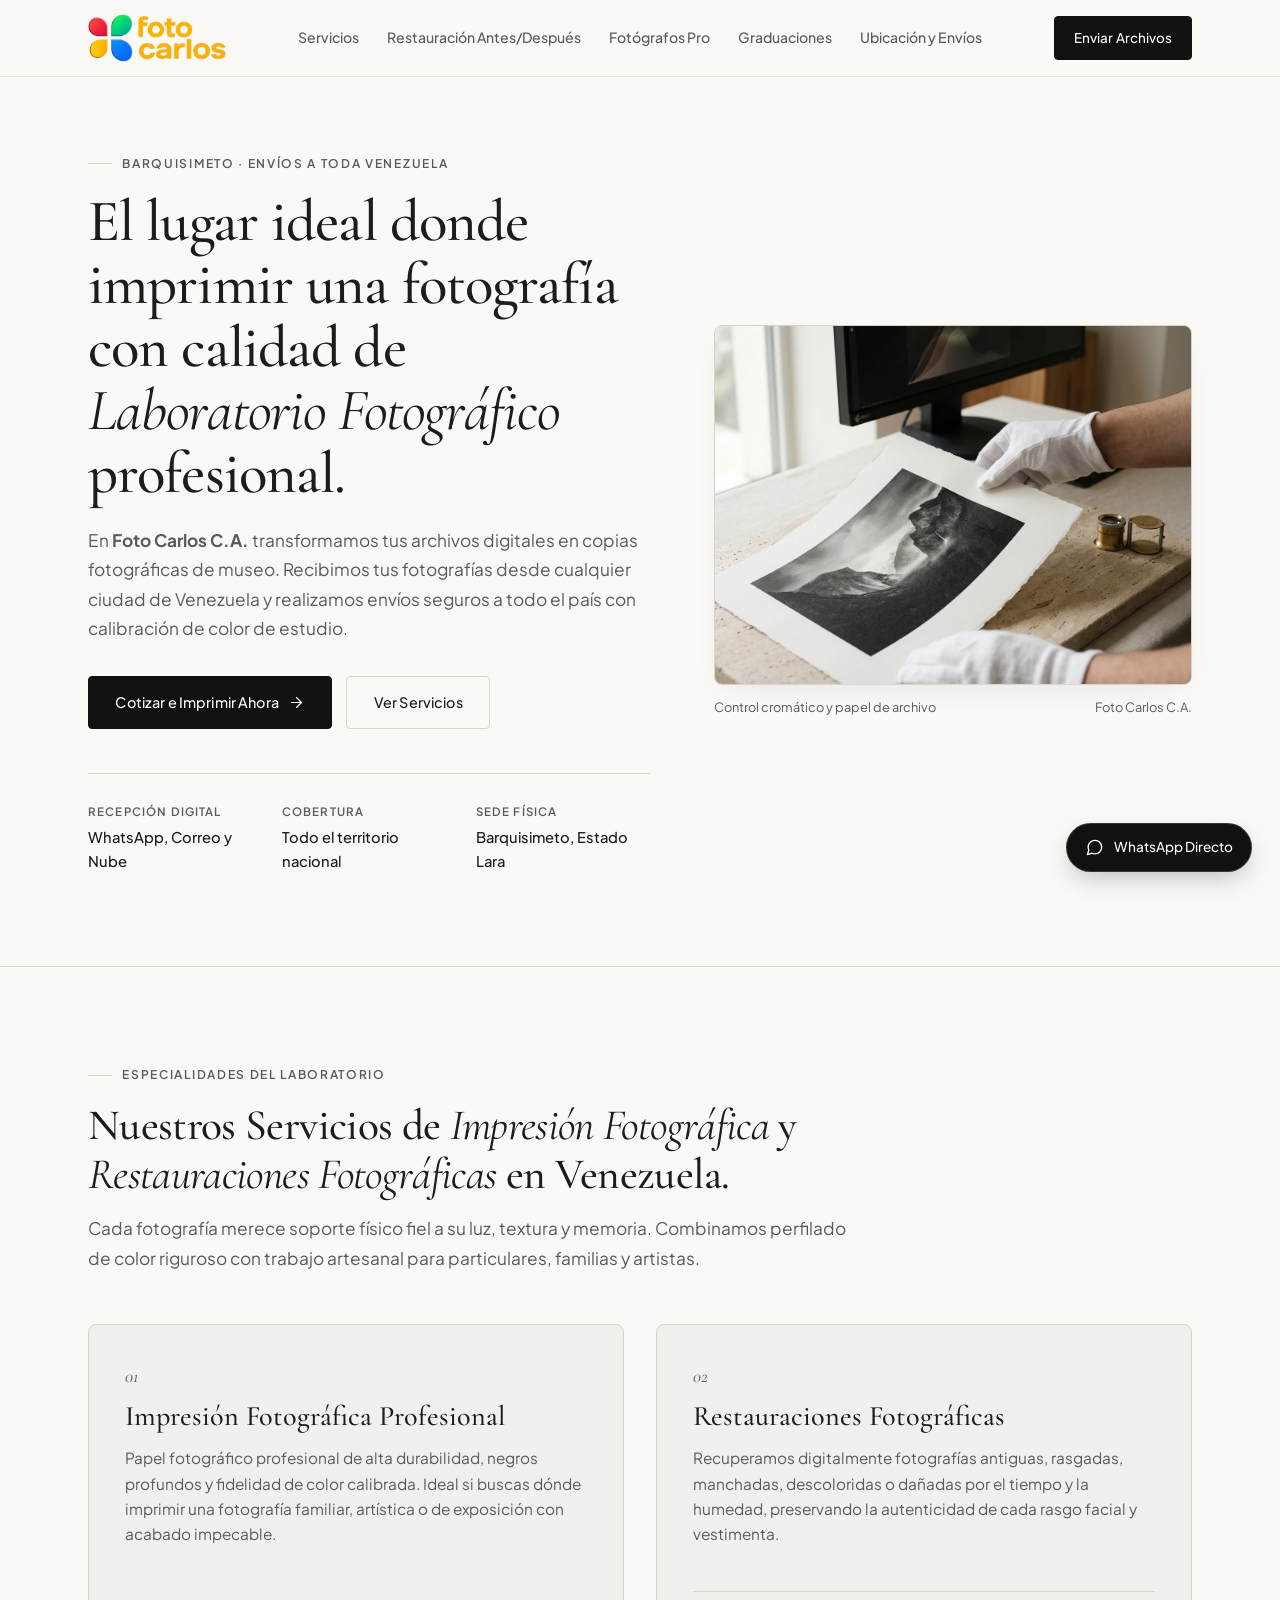
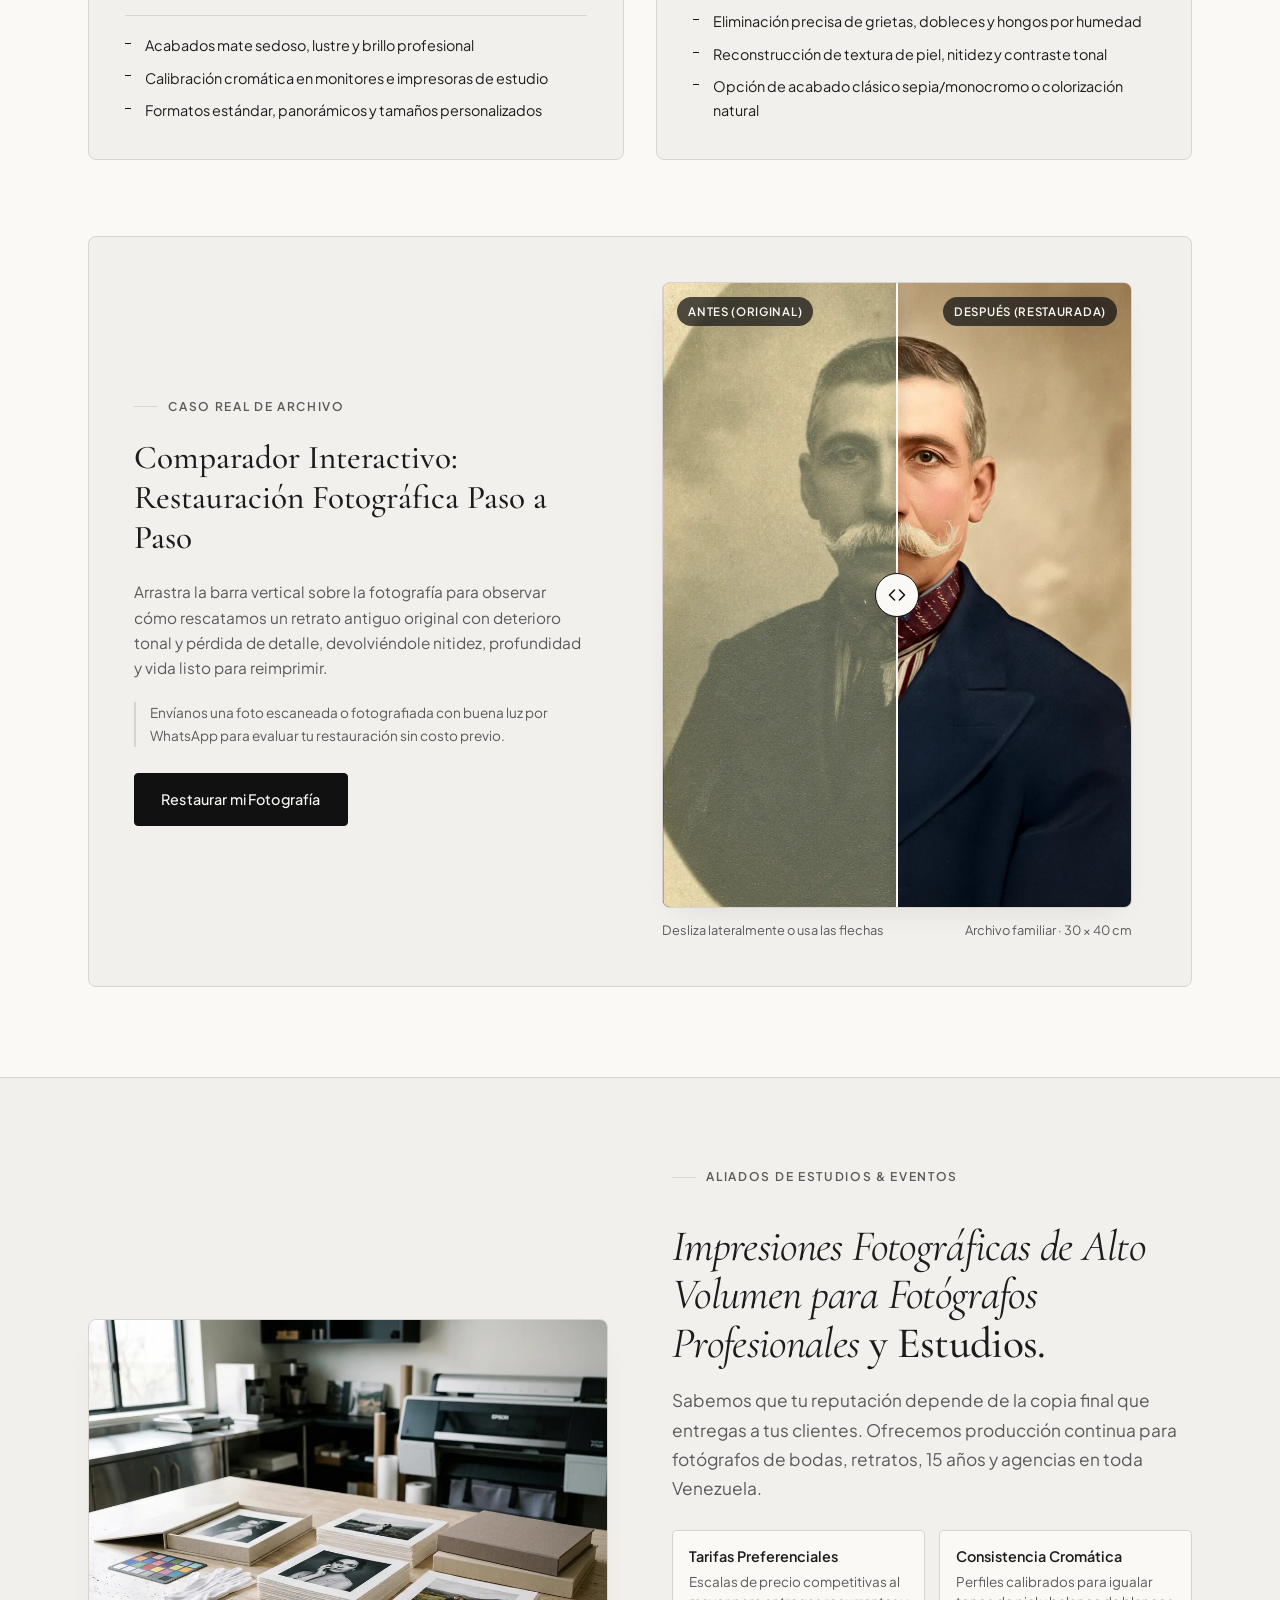
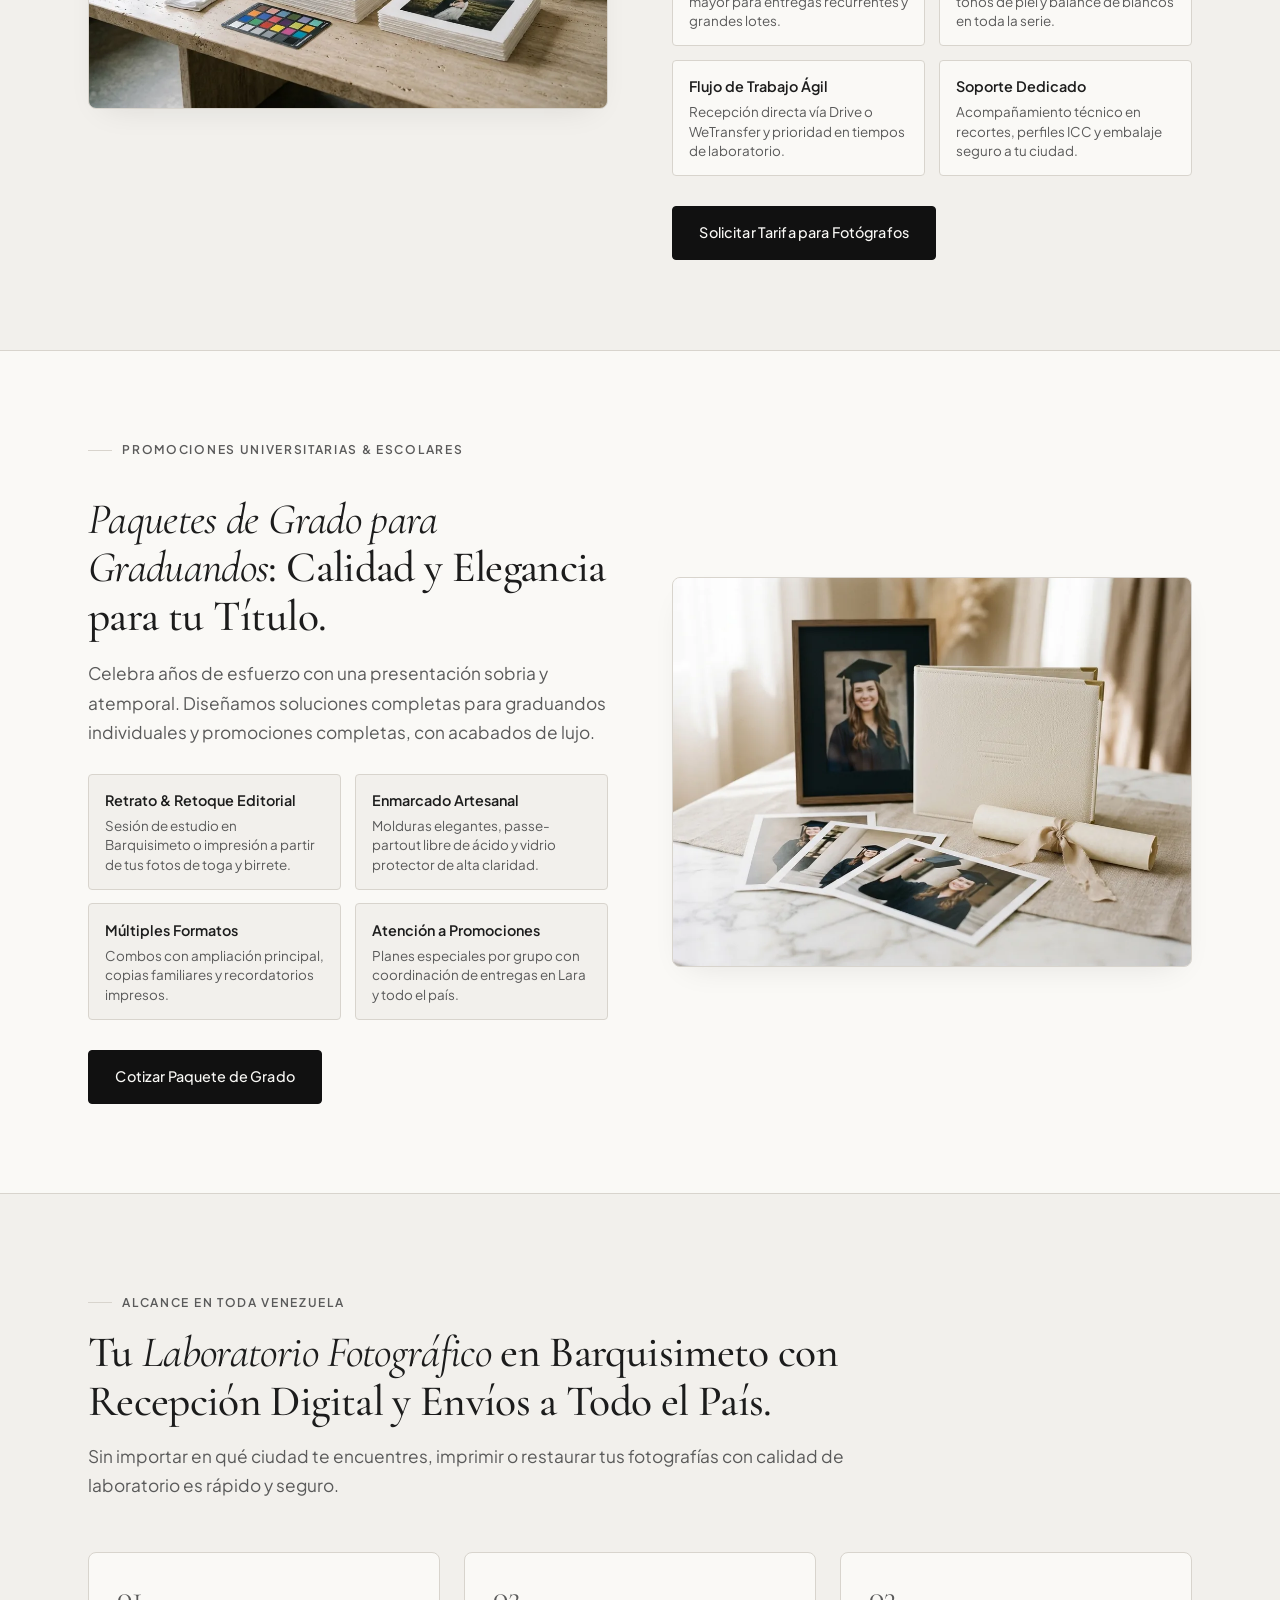
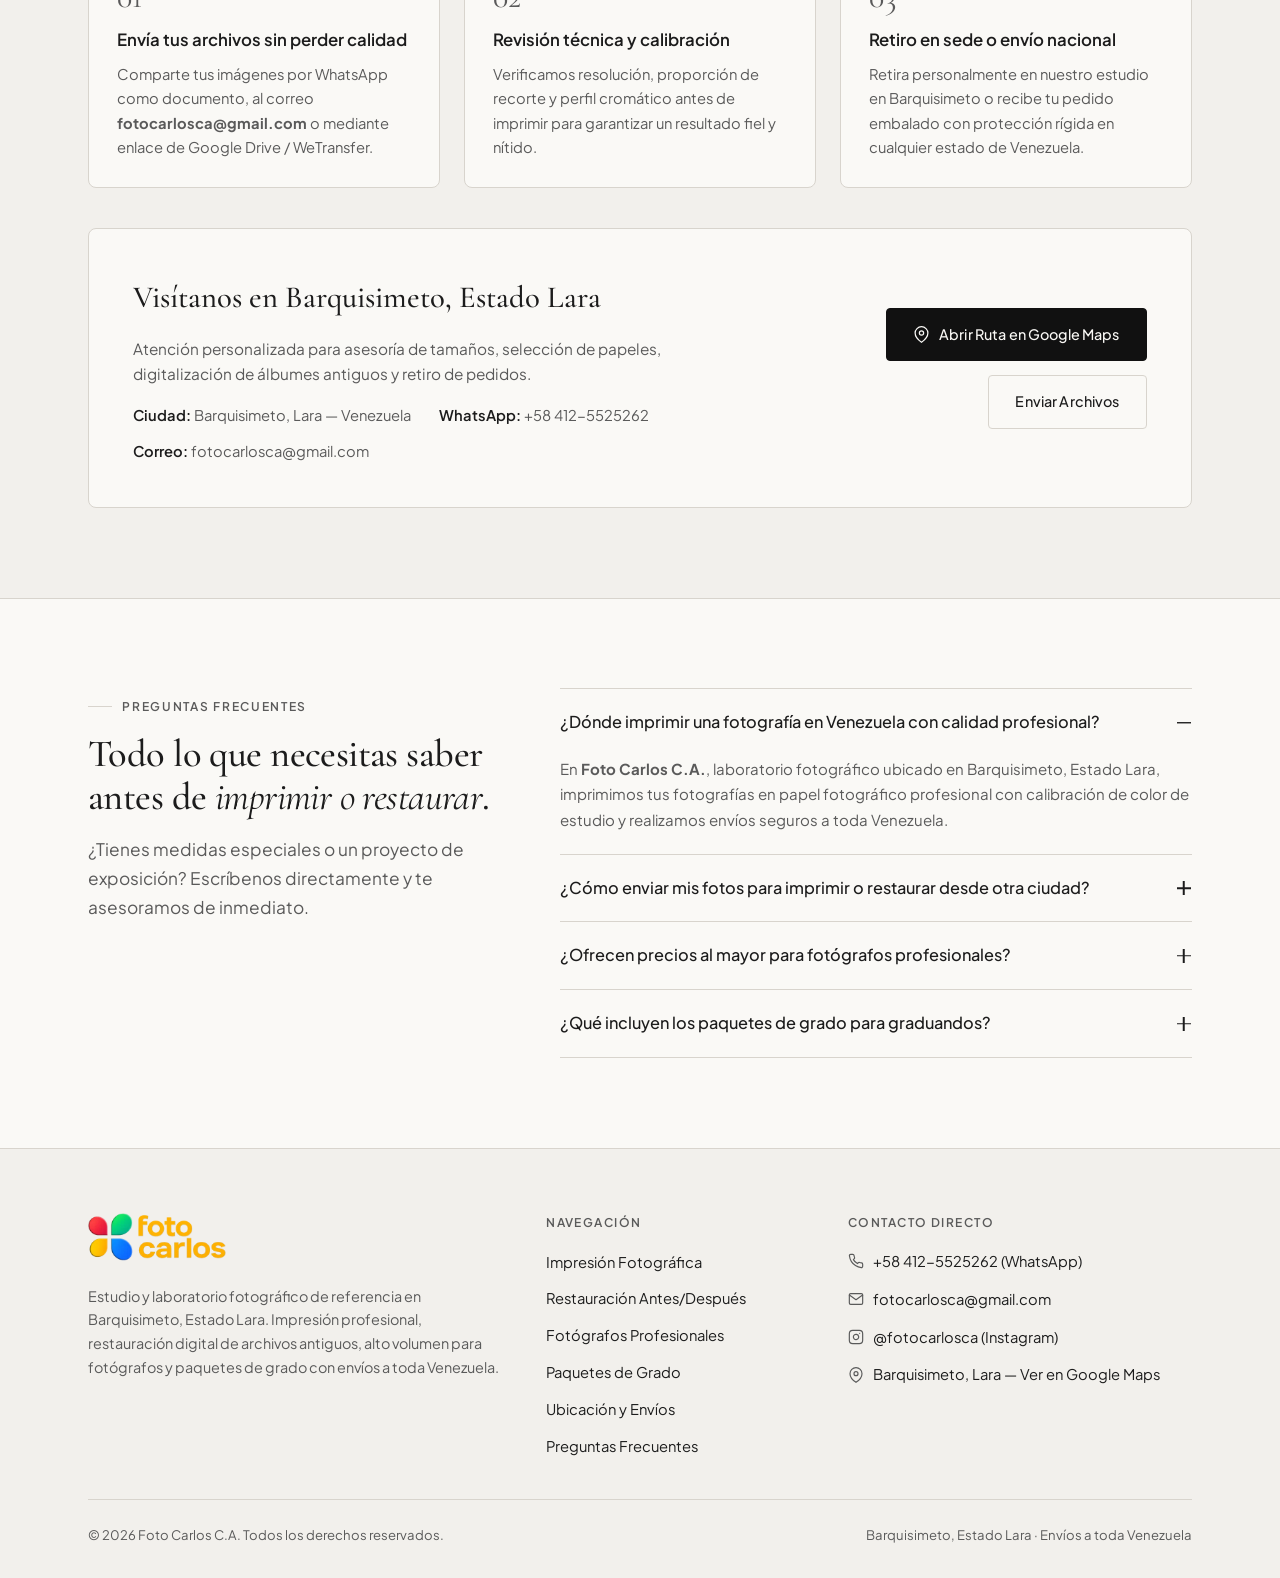
<file: index.html>
<!DOCTYPE html>
<html lang="es-VE">
<head>
  <meta charset="UTF-8">
  <meta name="viewport" content="width=device-width, initial-scale=1.0">
  <meta name="theme-color" content="#FAF9F6">

  <title>Foto Carlos | Laboratorio Fotográfico: Impresión, Restauración y Paquetes de Grado</title>
  <meta name="description" content="¿Buscas dónde imprimir una fotografía con calidad profesional? En Foto Carlos somos tu laboratorio fotográfico en Barquisimeto con envíos a toda Venezuela. Especialistas en impresión fotográfica, restauraciones fotográficas, impresión de alto volumen para fotógrafos y paquetes de grado.">
  <meta name="keywords" content="donde imprimir una fotografia, impresion fotografica, restauraciones fotograficas, impresiones fotograficas de alto volumen para fotografos profesionales, paquetes de grado para graduandos, laboratorio fotografico, laboratorio fotografico barquisimeto, imprimir fotos venezuela">
  <meta name="author" content="Foto Carlos C.A.">
  <meta name="robots" content="index, follow, max-image-preview:large, max-snippet:-1, max-video-preview:-1">

  <!-- Open Graph / Social -->
  <meta property="og:type" content="website">
  <meta property="og:locale" content="es_VE">
  <meta property="og:site_name" content="Foto Carlos C.A.">
  <meta property="og:title" content="Foto Carlos | Laboratorio Fotográfico: Impresión, Restauración y Paquetes de Grado">
  <meta property="og:description" content="Tu laboratorio fotográfico en Barquisimeto con recepción de archivos digitales y envíos seguros a toda Venezuela. Impresión profesional, restauraciones y paquetes de grado.">
  <meta property="og:image" content="./assets/img/hero-impresion-fine-art.webp">
  <meta property="og:image:width" content="1200">
  <meta property="og:image:height" content="900">
  <meta property="og:image:alt" content="Laboratorio Fotográfico Foto Carlos C.A. - Impresión fotográfica fine-art calibrada">
  <meta property="og:url" content="./">

  <!-- Twitter Cards -->
  <meta name="twitter:card" content="summary_large_image">
  <meta name="twitter:title" content="Foto Carlos | Laboratorio Fotográfico: Impresión, Restauración y Paquetes de Grado">
  <meta name="twitter:description" content="Impresión fotográfica profesional, restauraciones de fotos antiguas, alto volumen para fotógrafos y paquetes de grado en Barquisimeto con envíos a toda Venezuela.">
  <meta name="twitter:image" content="./assets/img/hero-impresion-fine-art.webp">

  <!-- Icons & AI Discovery -->
  <link rel="icon" type="image/webp" href="./assets/img/logo-foto-carlos.webp">
  <link rel="apple-touch-icon" href="./assets/img/logo-foto-carlos.webp">
  <link rel="alternate" type="application/json" href="./business-info.json" title="Información estructurada para Agentes de IA">

  <!-- Preload Critical LCP Image -->
  <link rel="preload" as="image" href="./assets/img/hero-impresion-fine-art.webp" type="image/webp" fetchpriority="high">

  <!-- Google Fonts -->
  <link rel="preconnect" href="https://fonts.googleapis.com">
  <link rel="preconnect" href="https://fonts.gstatic.com" crossorigin>
  <link href="https://fonts.googleapis.com/css2?family=Cormorant+Garamond:ital,wght@0,500;0,600;1,400;1,500&family=Plus+Jakarta+Sans:wght@400;500;600&display=swap" rel="stylesheet">

  <!-- Stylesheet -->
  <link rel="stylesheet" href="./assets/css/styles.css">

  <!-- Structured Data (Schema.org LocalBusiness, ProfessionalService & FAQPage) -->
  <script type="application/ld+json">
  {
    "@context": "https://schema.org",
    "@graph": [
      {
        "@type": ["LocalBusiness", "ProfessionalService"],
        "@id": "#foto-carlos-ca",
        "name": "Foto Carlos",
        "legalName": "Foto Carlos C.A.",
        "description": "Estudio y laboratorio fotográfico profesional de referencia ubicado en Barquisimeto, Estado Lara, Venezuela. Recepción remota de archivos digitales desde cualquier ciudad y envíos asegurados a toda Venezuela. Especialistas en impresión fotográfica profesional, restauraciones fotográficas digitales, impresiones de alto volumen para fotógrafos profesionales y paquetes de grado para graduandos.",
        "url": "./",
        "logo": "./assets/img/logo-foto-carlos.webp",
        "image": "./assets/img/hero-impresion-fine-art.webp",
        "telephone": "+584125525262",
        "email": "fotocarlosca@gmail.com",
        "priceRange": "$$",
        "address": {
          "@type": "PostalAddress",
          "addressLocality": "Barquisimeto",
          "addressRegion": "Lara",
          "addressCountry": "VE"
        },
        "hasMap": "https://maps.app.goo.gl/bMb65bwpNv4YEiWQ7",
        "sameAs": [
          "https://www.instagram.com/fotocarlosca/?hl=en"
        ],
        "areaServed": [
          {
            "@type": "City",
            "name": "Barquisimeto"
          },
          {
            "@type": "Country",
            "name": "Venezuela"
          }
        ],
        "contactPoint": {
          "@type": "ContactPoint",
          "telephone": "+584125525262",
          "contactType": "customer service",
          "email": "fotocarlosca@gmail.com",
          "availableLanguage": ["Spanish"]
        },
        "hasOfferCatalog": {
          "@type": "OfferCatalog",
          "name": "Servicios del Laboratorio Fotográfico Foto Carlos C.A.",
          "itemListElement": [
            {
              "@type": "Offer",
              "itemOffered": {
                "@type": "Service",
                "name": "Impresión Fotográfica Profesional",
                "description": "Impresión en papel fotográfico de alta durabilidad, fidelidad de color calibrada y acabados premium para particulares, artistas y diseñadores."
              }
            },
            {
              "@type": "Offer",
              "itemOffered": {
                "@type": "Service",
                "name": "Restauraciones Fotográficas",
                "description": "Recuperación digital de fotografías antiguas, rasgadas, manchadas, descoloridas o dañadas por el tiempo y la humedad."
              }
            },
            {
              "@type": "Offer",
              "itemOffered": {
                "@type": "Service",
                "name": "Impresiones Fotográficas de Alto Volumen para Fotógrafos Profesionales",
                "description": "Flujo de trabajo rápido, tarifas preferenciales por volumen, consistencia cromática lote a lote y soporte dedicado para eventos y bodas."
              }
            },
            {
              "@type": "Offer",
              "itemOffered": {
                "@type": "Service",
                "name": "Paquetes de Grado para Graduandos",
                "description": "Soluciones integrales de fotografía de estudio, impresión profesional, enmarcado artesanal y recuerdos de graduación con acabados de lujo."
              }
            }
          ]
        }
      },
      {
        "@type": "FAQPage",
        "@id": "#faq-foto-carlos",
        "mainEntity": [
          {
            "@type": "Question",
            "name": "¿Dónde imprimir una fotografía en Venezuela con calidad profesional?",
            "acceptedAnswer": {
              "@type": "Answer",
              "text": "En Foto Carlos C.A., laboratorio fotográfico ubicado en Barquisimeto, Estado Lara, imprimimos tus fotografías en papel fotográfico profesional con calibración de color de estudio y realizamos envíos seguros a toda Venezuela."
            }
          },
          {
            "@type": "Question",
            "name": "¿Cómo enviar mis fotos para imprimir o restaurar desde otra ciudad?",
            "acceptedAnswer": {
              "@type": "Answer",
              "text": "Puedes enviarnos tus archivos digitales desde cualquier estado de Venezuela por WhatsApp (+58 412-5525262 como documento sin compresión), por correo electrónico a fotocarlosca@gmail.com o mediante un enlace en la nube (Google Drive o WeTransfer). Una vez impresas o restauradas, las despachamos a tu ciudad con embalaje protector."
            }
          },
          {
            "@type": "Question",
            "name": "¿Ofrecen precios al mayor para fotógrafos profesionales?",
            "acceptedAnswer": {
              "@type": "Answer",
              "text": "Sí. Contamos con un flujo especializado de impresiones fotográficas de alto volumen para fotógrafos profesionales y estudios, con tarifas preferenciales por lote, consistencia cromática calibrada y entregas ágiles para bodas, retratos y eventos."
            }
          },
          {
            "@type": "Question",
            "name": "¿Qué incluyen los paquetes de grado para graduandos?",
            "acceptedAnswer": {
              "@type": "Answer",
              "text": "Nuestros paquetes de grado integran fotografía o recepción de archivo digital, retoque editorial, impresiones profesionales en múltiples formatos, enmarcado de lujo y recuerdos personalizados de graduación, con entrega en Barquisimeto o envío nacional."
            }
          }
        ]
      }
    ]
  }
  </script>
</head>
<body>
  <a class="skip-link" href="#contenido-principal">Saltar al contenido principal</a>

  <!-- ========================================================================
       Header / Minimalist Navigation
       ======================================================================== -->
  <header class="site-header" id="top">
    <div class="container header-inner">
      <a href="#inicio" class="brand-link" aria-label="Foto Carlos C.A. - Inicio">
        <img
          class="brand-logo"
          src="./assets/img/logo-foto-carlos.webp"
          alt="Logo oficial de Foto Carlos C.A., laboratorio fotográfico en Barquisimeto"
          width="400"
          height="140"
          decoding="async"
        >
      </a>

      <nav class="main-nav" aria-label="Navegación principal">
        <a href="#servicios">Servicios</a>
        <a href="#restauracion">Restauración Antes/Después</a>
        <a href="#fotografos-pro">Fotógrafos Pro</a>
        <a href="#graduaciones">Graduaciones</a>
        <a href="#ubicacion">Ubicación y Envíos</a>
      </nav>

      <div class="header-actions">
        <a
          class="btn btn-primary btn-sm header-cta"
          href="https://wa.me/584125525262?text=Hola%20Foto%20Carlos,%20me%20gustar%C3%ADa%20enviar%20archivos%20para%20impresi%C3%B3n%20o%20restauraci%C3%B3n."
          target="_blank"
          rel="noopener noreferrer"
        >
          Enviar Archivos
        </a>

        <button
          type="button"
          class="menu-toggle"
          id="mobile-menu-toggle"
          aria-expanded="false"
          aria-controls="mobile-drawer"
          aria-label="Abrir menú de navegación"
        >
          <svg viewBox="0 0 24 24" width="20" height="20" fill="none" stroke="currentColor" stroke-width="1.75" stroke-linecap="round" aria-hidden="true">
            <line x1="4" y1="7" x2="20" y2="7"></line>
            <line x1="4" y1="12" x2="20" y2="12"></line>
            <line x1="4" y1="17" x2="20" y2="17"></line>
          </svg>
        </button>
      </div>
    </div>

    <div class="mobile-drawer" id="mobile-drawer" hidden>
      <ul class="mobile-nav-list">
        <li><a href="#servicios">Servicios</a></li>
        <li><a href="#restauracion">Restauración Antes/Después</a></li>
        <li><a href="#fotografos-pro">Fotógrafos Pro</a></li>
        <li><a href="#graduaciones">Graduaciones</a></li>
        <li><a href="#ubicacion">Ubicación y Envíos</a></li>
      </ul>
      <a
        class="btn btn-primary"
        style="width: 100%;"
        href="https://wa.me/584125525262?text=Hola%20Foto%20Carlos,%20me%20gustar%C3%ADa%20enviar%20archivos%20para%20impresi%C3%B3n%20o%20restauraci%C3%B3n."
        target="_blank"
        rel="noopener noreferrer"
      >
        Enviar Archivos por WhatsApp
      </a>
    </div>
  </header>

  <main id="contenido-principal">
    <!-- ======================================================================
         1. Hero Section
         ====================================================================== -->
    <section class="hero" id="inicio">
      <div class="container hero-grid">
        <div class="hero-copy">
          <p class="eyebrow">Barquisimeto · Envíos a toda Venezuela</p>

          <h1 class="heading-display">
            El lugar ideal donde imprimir una fotografía con calidad de <em>Laboratorio Fotográfico</em> profesional.
          </h1>

          <p class="lead">
            En <strong>Foto Carlos C.A.</strong> transformamos tus archivos digitales en copias fotográficas de museo. Recibimos tus fotografías desde cualquier ciudad de Venezuela y realizamos envíos seguros a todo el país con calibración de color de estudio.
          </p>

          <div class="hero-actions">
            <a
              class="btn btn-primary"
              href="https://wa.me/584125525262?text=Hola%20Foto%20Carlos,%20me%20gustar%C3%ADa%20informaci%C3%B3n%20sobre%20impresi%C3%B3n%20y%20servicios%20fotogr%C3%A1ficos."
              target="_blank"
              rel="noopener noreferrer"
            >
              Cotizar e Imprimir Ahora
              <svg viewBox="0 0 24 24" fill="none" stroke="currentColor" stroke-width="1.75" stroke-linecap="round" stroke-linejoin="round" aria-hidden="true">
                <line x1="5" y1="12" x2="19" y2="12"></line>
                <polyline points="12 5 19 12 12 19"></polyline>
              </svg>
            </a>
            <a class="btn btn-secondary" href="#servicios">
              Ver Servicios
            </a>
          </div>

          <dl class="hero-meta">
            <div class="hero-meta-item">
              <dt>Recepción Digital</dt>
              <dd>WhatsApp, Correo y Nube</dd>
            </div>
            <div class="hero-meta-item">
              <dt>Cobertura</dt>
              <dd>Todo el territorio nacional</dd>
            </div>
            <div class="hero-meta-item">
              <dt>Sede Física</dt>
              <dd>Barquisimeto, Estado Lara</dd>
            </div>
          </dl>
        </div>

        <div class="hero-media">
          <figure style="margin: 0;">
            <div class="media-frame">
              <img
                src="./assets/img/hero-impresion-fine-art.webp"
                alt="Manos con guantes de algodón inspeccionando una impresión fotográfica fine-art en papel profesional en el laboratorio Foto Carlos C.A."
                width="1200"
                height="900"
                fetchpriority="high"
                decoding="async"
              >
            </div>
            <figcaption class="media-caption">
              <span>Control cromático y papel de archivo</span>
              <span>Foto Carlos C.A.</span>
            </figcaption>
          </figure>
        </div>
      </div>
    </section>

    <!-- ======================================================================
         2. Servicios Principales & Comparador Interactivo Antes / Después
         ====================================================================== -->
    <section class="section" id="servicios">
      <div class="container">
        <div class="section-header">
          <p class="eyebrow">Especialidades del Laboratorio</p>
          <h2 class="heading-section">
            Nuestros Servicios de <em>Impresión Fotográfica</em> y <em>Restauraciones Fotográficas</em> en Venezuela.
          </h2>
          <p class="lead">
            Cada fotografía merece soporte físico fiel a su luz, textura y memoria. Combinamos perfilado de color riguroso con trabajo artesanal para particulares, familias y artistas.
          </p>
        </div>

        <div class="pillars-grid">
          <article class="editorial-card">
            <div>
              <span class="card-index">01</span>
              <p class="card-title">Impresión Fotográfica Profesional</p>
              <p class="card-text">
                Papel fotográfico profesional de alta durabilidad, negros profundos y fidelidad de color calibrada. Ideal si buscas dónde imprimir una fotografía familiar, artística o de exposición con acabado impecable.
              </p>
            </div>
            <ul class="spec-list">
              <li>Acabados mate sedoso, lustre y brillo profesional</li>
              <li>Calibración cromática en monitores e impresoras de estudio</li>
              <li>Formatos estándar, panorámicos y tamaños personalizados</li>
            </ul>
          </article>

          <article class="editorial-card">
            <div>
              <span class="card-index">02</span>
              <p class="card-title">Restauraciones Fotográficas</p>
              <p class="card-text">
                Recuperamos digitalmente fotografías antiguas, rasgadas, manchadas, descoloridas o dañadas por el tiempo y la humedad, preservando la autenticidad de cada rasgo facial y vestimenta.
              </p>
            </div>
            <ul class="spec-list">
              <li>Eliminación precisa de grietas, dobleces y hongos por humedad</li>
              <li>Reconstrucción de textura de piel, nitidez y contraste tonal</li>
              <li>Opción de acabado clásico sepia/monocromo o colorización natural</li>
            </ul>
          </article>
        </div>

        <!-- Interactive Before / After Slider -->
        <div class="restoration-showcase" id="restauracion">
          <div class="restoration-copy">
            <p class="eyebrow" style="margin-bottom: 0.25rem;">Caso Real de Archivo</p>
            <p class="card-title">Comparador Interactivo: Restauración Fotográfica Paso a Paso</p>
            <p class="card-text" style="margin-bottom: 0;">
              Arrastra la barra vertical sobre la fotografía para observar cómo rescatamos un retrato antiguo original con deterioro tonal y pérdida de detalle, devolviéndole nitidez, profundidad y vida listo para reimprimir.
            </p>
            <p class="restoration-note">
              Envíanos una foto escaneada o fotografiada con buena luz por WhatsApp para evaluar tu restauración sin costo previo.
            </p>
            <a
              class="btn btn-primary"
              href="https://wa.me/584125525262?text=Hola%20Foto%20Carlos,%20deseo%20cotizar%20la%20restauraci%C3%B3n%20de%20una%20fotograf%C3%ADa%20antigua."
              target="_blank"
              rel="noopener noreferrer"
            >
              Restaurar mi Fotografía
            </a>
          </div>

          <div class="compare-wrapper">
            <div
              class="compare-slider"
              id="restoration-compare"
              aria-label="Comparador interactivo de fotografía antes y después de la restauración"
            >
              <img
                class="compare-img compare-img-after"
                src="./assets/img/restauracion-despues.webp"
                alt="Fotografía antigua restaurada y colorizada profesionalmente por el laboratorio Foto Carlos C.A."
                width="900"
                height="1200"
                loading="lazy"
                decoding="async"
              >
              <img
                class="compare-img compare-img-before"
                src="./assets/img/restauracion-antes.webp"
                alt="Fotografía antigua original deteriorada antes de la restauración digital en Foto Carlos C.A."
                width="900"
                height="1200"
                loading="lazy"
                decoding="async"
              >

              <span class="compare-badge compare-badge-before">Antes (Original)</span>
              <span class="compare-badge compare-badge-after">Después (Restaurada)</span>

              <div class="compare-divider" aria-hidden="true">
                <div
                  class="compare-handle"
                  id="compare-handle"
                  role="slider"
                  tabindex="0"
                  aria-label="Control deslizante de comparación entre fotografía original y restaurada"
                  aria-valuemin="2"
                  aria-valuemax="98"
                  aria-valuenow="50"
                >
                  <svg viewBox="0 0 24 24" fill="none" stroke="currentColor" stroke-width="1.85" stroke-linecap="round" stroke-linejoin="round" aria-hidden="true">
                    <polyline points="9 18 3 12 9 6"></polyline>
                    <polyline points="15 6 21 12 15 18"></polyline>
                  </svg>
                </div>
              </div>
            </div>
            <div class="compare-hint">
              <span>Desliza lateralmente o usa las flechas</span>
              <span>Archivo familiar · 30 × 40 cm</span>
            </div>
          </div>
        </div>
      </div>
    </section>

    <!-- ======================================================================
         3. Impresiones de Alto Volumen para Fotógrafos Profesionales
         ====================================================================== -->
    <section class="section section-muted" id="fotografos-pro">
      <div class="container feature-split">
        <div class="feature-media">
          <div class="media-frame">
            <img
              src="./assets/img/impresion-alto-volumen-fotografos.webp"
              alt="Lotes de impresiones fotográficas de alto volumen para fotógrafos profesionales de bodas y retratos junto a cartas de color en Foto Carlos C.A."
              width="1000"
              height="750"
              loading="lazy"
              decoding="async"
            >
          </div>
        </div>

        <div class="feature-content">
          <p class="eyebrow">Aliados de Estudios &amp; Eventos</p>
          <h3 class="heading-section">
            <em>Impresiones Fotográficas de Alto Volumen para Fotógrafos Profesionales</em> y Estudios.
          </h3>
          <p class="lead">
            Sabemos que tu reputación depende de la copia final que entregas a tus clientes. Ofrecemos producción continua para fotógrafos de bodas, retratos, 15 años y agencias en toda Venezuela.
          </p>

          <ul class="feature-highlights">
            <li>
              <span class="highlight-title">Tarifas Preferenciales</span>
              <span class="highlight-desc">Escalas de precio competitivas al mayor para entregas recurrentes y grandes lotes.</span>
            </li>
            <li>
              <span class="highlight-title">Consistencia Cromática</span>
              <span class="highlight-desc">Perfiles calibrados para igualar tonos de piel y balance de blancos en toda la serie.</span>
            </li>
            <li>
              <span class="highlight-title">Flujo de Trabajo Ágil</span>
              <span class="highlight-desc">Recepción directa vía Drive o WeTransfer y prioridad en tiempos de laboratorio.</span>
            </li>
            <li>
              <span class="highlight-title">Soporte Dedicado</span>
              <span class="highlight-desc">Acompañamiento técnico en recortes, perfiles ICC y embalaje seguro a tu ciudad.</span>
            </li>
          </ul>

          <a
            class="btn btn-primary"
            href="https://wa.me/584125525262?text=Hola%20Foto%20Carlos,%20soy%20fot%C3%B3grafo%20profesional%20y%20deseo%20informaci%C3%B3n%20sobre%20tarifas%20de%20impresi%C3%B3n%20por%20volumen."
            target="_blank"
            rel="noopener noreferrer"
          >
            Solicitar Tarifa para Fotógrafos
          </a>
        </div>
      </div>
    </section>

    <!-- ======================================================================
         4. Paquetes de Grado para Graduandos
         ====================================================================== -->
    <section class="section" id="graduaciones">
      <div class="container feature-split is-reversed">
        <div class="feature-media">
          <div class="media-frame">
            <img
              src="./assets/img/paquetes-de-grado-graduandos.webp"
              alt="Paquete de grado para graduandos con retrato enmarcado, portatítulo editorial e impresiones fotográficas en Foto Carlos C.A."
              width="1000"
              height="750"
              loading="lazy"
              decoding="async"
            >
          </div>
        </div>

        <div class="feature-content">
          <p class="eyebrow">Promociones Universitarias &amp; Escolares</p>
          <h4 class="heading-section">
            <em>Paquetes de Grado para Graduandos</em>: Calidad y Elegancia para tu Título.
          </h4>
          <p class="lead">
            Celebra años de esfuerzo con una presentación sobria y atemporal. Diseñamos soluciones completas para graduandos individuales y promociones completas, con acabados de lujo.
          </p>

          <ul class="feature-highlights">
            <li>
              <span class="highlight-title">Retrato &amp; Retoque Editorial</span>
              <span class="highlight-desc">Sesión de estudio en Barquisimeto o impresión a partir de tus fotos de toga y birrete.</span>
            </li>
            <li>
              <span class="highlight-title">Enmarcado Artesanal</span>
              <span class="highlight-desc">Molduras elegantes, passe-partout libre de ácido y vidrio protector de alta claridad.</span>
            </li>
            <li>
              <span class="highlight-title">Múltiples Formatos</span>
              <span class="highlight-desc">Combos con ampliación principal, copias familiares y recordatorios impresos.</span>
            </li>
            <li>
              <span class="highlight-title">Atención a Promociones</span>
              <span class="highlight-desc">Planes especiales por grupo con coordinación de entregas en Lara y todo el país.</span>
            </li>
          </ul>

          <a
            class="btn btn-primary"
            href="https://wa.me/584125525262?text=Hola%20Foto%20Carlos,%20me%20interesa%20cotizar%20un%20Paquete%20de%20Grado%20para%20graduandos."
            target="_blank"
            rel="noopener noreferrer"
          >
            Cotizar Paquete de Grado
          </a>
        </div>
      </div>
    </section>

    <!-- ======================================================================
         5. Cobertura Nacional y Ubicación Física
         ====================================================================== -->
    <section class="section section-muted" id="ubicacion">
      <div class="container">
        <div class="section-header">
          <p class="eyebrow">Alcance en Toda Venezuela</p>
          <h5 class="heading-section">
            Tu <em>Laboratorio Fotográfico</em> en Barquisimeto con Recepción Digital y Envíos a Todo el País.
          </h5>
          <p class="lead">
            Sin importar en qué ciudad te encuentres, imprimir o restaurar tus fotografías con calidad de laboratorio es rápido y seguro.
          </p>
        </div>

        <div class="coverage-grid">
          <article class="step-card">
            <div class="step-number">01</div>
            <p class="step-title">Envía tus archivos sin perder calidad</p>
            <p class="step-desc">
              Comparte tus imágenes por WhatsApp como documento, al correo <strong>fotocarlosca@gmail.com</strong> o mediante enlace de Google Drive / WeTransfer.
            </p>
          </article>

          <article class="step-card">
            <div class="step-number">02</div>
            <p class="step-title">Revisión técnica y calibración</p>
            <p class="step-desc">
              Verificamos resolución, proporción de recorte y perfil cromático antes de imprimir para garantizar un resultado fiel y nítido.
            </p>
          </article>

          <article class="step-card">
            <div class="step-number">03</div>
            <p class="step-title">Retiro en sede o envío nacional</p>
            <p class="step-desc">
              Retira personalmente en nuestro estudio en Barquisimeto o recibe tu pedido embalado con protección rígida en cualquier estado de Venezuela.
            </p>
          </article>
        </div>

        <div class="location-banner">
          <div class="location-details">
            <p class="location-title">Visítanos en Barquisimeto, Estado Lara</p>
            <p class="card-text" style="margin: 0;">
              Atención personalizada para asesoría de tamaños, selección de papeles, digitalización de álbumes antiguos y retiro de pedidos.
            </p>
            <div class="location-meta">
              <span><strong>Ciudad:</strong> Barquisimeto, Lara — Venezuela</span>
              <span><strong>WhatsApp:</strong> +58 412-5525262</span>
              <span><strong>Correo:</strong> fotocarlosca@gmail.com</span>
            </div>
          </div>

          <div class="location-actions">
            <a
              class="btn btn-primary"
              href="https://maps.app.goo.gl/bMb65bwpNv4YEiWQ7"
              target="_blank"
              rel="noopener noreferrer"
            >
              <svg viewBox="0 0 24 24" fill="none" stroke="currentColor" stroke-width="1.75" stroke-linecap="round" stroke-linejoin="round" aria-hidden="true">
                <path d="M21 10c0 7-9 13-9 13s-9-6-9-13a9 9 0 0 1 18 0z"></path>
                <circle cx="12" cy="10" r="3"></circle>
              </svg>
              Abrir Ruta en Google Maps
            </a>
            <a
              class="btn btn-secondary"
              href="https://wa.me/584125525262?text=Hola%20Foto%20Carlos,%20quiero%20enviar%20archivos%20para%20imprimir%20con%20env%C3%ADo%20nacional."
              target="_blank"
              rel="noopener noreferrer"
            >
              Enviar Archivos
            </a>
          </div>
        </div>
      </div>
    </section>

    <!-- ======================================================================
         6. Preguntas Frecuentes (FAQ Visible + JSON-LD)
         ====================================================================== -->
    <section class="section" id="preguntas-frecuentes">
      <div class="container faq-layout">
        <div>
          <p class="eyebrow">Preguntas Frecuentes</p>
          <p class="heading-section" style="font-size: clamp(1.75rem, 3vw, 2.4rem);">
            Todo lo que necesitas saber antes de <em>imprimir o restaurar</em>.
          </p>
          <p class="lead" style="margin-top: 1rem;">
            ¿Tienes medidas especiales o un proyecto de exposición? Escríbenos directamente y te asesoramos de inmediato.
          </p>
        </div>

        <div class="faq-list">
          <details class="faq-item" open>
            <summary class="faq-question">
              <span>¿Dónde imprimir una fotografía en Venezuela con calidad profesional?</span>
              <span class="faq-icon" aria-hidden="true"></span>
            </summary>
            <div class="faq-answer">
              <p>
                En <strong>Foto Carlos C.A.</strong>, laboratorio fotográfico ubicado en Barquisimeto, Estado Lara, imprimimos tus fotografías en papel fotográfico profesional con calibración de color de estudio y realizamos envíos seguros a toda Venezuela.
              </p>
            </div>
          </details>

          <details class="faq-item">
            <summary class="faq-question">
              <span>¿Cómo enviar mis fotos para imprimir o restaurar desde otra ciudad?</span>
              <span class="faq-icon" aria-hidden="true"></span>
            </summary>
            <div class="faq-answer">
              <p>
                Puedes enviarnos tus archivos digitales desde cualquier ciudad de Venezuela por WhatsApp al <strong>+58 412-5525262</strong> (enviados como documento para conservar la resolución original), por correo electrónico a <strong>fotocarlosca@gmail.com</strong> o mediante un enlace de Google Drive o WeTransfer. Una vez procesado tu pedido, lo despachamos con embalaje protector a tu destino.
              </p>
            </div>
          </details>

          <details class="faq-item">
            <summary class="faq-question">
              <span>¿Ofrecen precios al mayor para fotógrafos profesionales?</span>
              <span class="faq-icon" aria-hidden="true"></span>
            </summary>
            <div class="faq-answer">
              <p>
                Sí. Disponemos de un servicio especializado de impresiones fotográficas de alto volumen para fotógrafos profesionales y estudios, con tarifas preferenciales por volumen, consistencia cromática lote a lote y prioridad en producción para bodas, retratos y eventos.
              </p>
            </div>
          </details>

          <details class="faq-item">
            <summary class="faq-question">
              <span>¿Qué incluyen los paquetes de grado para graduandos?</span>
              <span class="faq-icon" aria-hidden="true"></span>
            </summary>
            <div class="faq-answer">
              <p>
                Nuestros paquetes de grado integran fotografía o recepción de tu archivo, retoque editorial, impresiones profesionales en múltiples formatos, enmarcado artesanal de lujo y recuerdos de graduación personalizados, con entrega presencial en Barquisimeto o envío nacional.
              </p>
            </div>
          </details>
        </div>
      </div>
    </section>
  </main>

  <!-- ========================================================================
       Footer & Direct Contact
       ======================================================================== -->
  <footer class="site-footer">
    <div class="container">
      <div class="footer-grid">
        <div class="footer-brand">
          <a href="#inicio" class="brand-link" aria-label="Foto Carlos C.A. - Volver arriba">
            <img
              class="brand-logo"
              src="./assets/img/logo-foto-carlos.webp"
              alt="Foto Carlos C.A."
              width="400"
              height="140"
              loading="lazy"
              decoding="async"
            >
          </a>
          <p>
            Estudio y laboratorio fotográfico de referencia en Barquisimeto, Estado Lara. Impresión profesional, restauración digital de archivos antiguos, alto volumen para fotógrafos y paquetes de grado con envíos a toda Venezuela.
          </p>
        </div>

        <div>
          <p class="footer-heading">Navegación</p>
          <ul class="footer-links">
            <li><a href="#servicios">Impresión Fotográfica</a></li>
            <li><a href="#restauracion">Restauración Antes/Después</a></li>
            <li><a href="#fotografos-pro">Fotógrafos Profesionales</a></li>
            <li><a href="#graduaciones">Paquetes de Grado</a></li>
            <li><a href="#ubicacion">Ubicación y Envíos</a></li>
            <li><a href="#preguntas-frecuentes">Preguntas Frecuentes</a></li>
          </ul>
        </div>

        <div>
          <p class="footer-heading">Contacto Directo</p>
          <ul class="footer-links">
            <li>
              <a
                href="https://wa.me/584125525262?text=Hola%20Foto%20Carlos,%20me%20gustar%C3%ADa%20informaci%C3%B3n%20sobre%20impresi%C3%B3n%20y%20servicios%20fotogr%C3%A1ficos."
                target="_blank"
                rel="noopener noreferrer"
              >
                <svg viewBox="0 0 24 24" fill="none" stroke="currentColor" stroke-width="1.75" stroke-linecap="round" stroke-linejoin="round" aria-hidden="true">
                  <path d="M22 16.92v3a2 2 0 0 1-2.18 2 19.79 19.79 0 0 1-8.63-3.07 19.5 19.5 0 0 1-6-6 19.79 19.79 0 0 1-3.07-8.67A2 2 0 0 1 4.11 2h3a2 2 0 0 1 2 1.72 12.84 12.84 0 0 0 .7 2.81 2 2 0 0 1-.45 2.11L8.09 9.91a16 16 0 0 0 6 6l1.27-1.27a2 2 0 0 1 2.11-.45 12.84 12.84 0 0 0 2.81.7A2 2 0 0 1 22 16.92z"></path>
                </svg>
                +58 412-5525262 (WhatsApp)
              </a>
            </li>
            <li>
              <a href="mailto:fotocarlosca@gmail.com">
                <svg viewBox="0 0 24 24" fill="none" stroke="currentColor" stroke-width="1.75" stroke-linecap="round" stroke-linejoin="round" aria-hidden="true">
                  <path d="M4 4h16c1.1 0 2 .9 2 2v12c0 1.1-.9 2-2 2H4c-1.1 0-2-.9-2-2V6c0-1.1.9-2 2-2z"></path>
                  <polyline points="22,6 12,13 2,6"></polyline>
                </svg>
                fotocarlosca@gmail.com
              </a>
            </li>
            <li>
              <a href="https://www.instagram.com/fotocarlosca/?hl=en" target="_blank" rel="noopener noreferrer">
                <svg viewBox="0 0 24 24" fill="none" stroke="currentColor" stroke-width="1.75" stroke-linecap="round" stroke-linejoin="round" aria-hidden="true">
                  <rect x="2" y="2" width="20" height="20" rx="5" ry="5"></rect>
                  <path d="M16 11.37A4 4 0 1 1 12.63 8 4 4 0 0 1 16 11.37z"></path>
                  <line x1="17.5" y1="6.5" x2="17.51" y2="6.5"></line>
                </svg>
                @fotocarlosca (Instagram)
              </a>
            </li>
            <li>
              <a href="https://maps.app.goo.gl/bMb65bwpNv4YEiWQ7" target="_blank" rel="noopener noreferrer">
                <svg viewBox="0 0 24 24" fill="none" stroke="currentColor" stroke-width="1.75" stroke-linecap="round" stroke-linejoin="round" aria-hidden="true">
                  <path d="M21 10c0 7-9 13-9 13s-9-6-9-13a9 9 0 0 1 18 0z"></path>
                  <circle cx="12" cy="10" r="3"></circle>
                </svg>
                Barquisimeto, Lara — Ver en Google Maps
              </a>
            </li>
          </ul>
        </div>
      </div>

      <div class="footer-bottom">
        <span>&copy; 2026 Foto Carlos C.A. Todos los derechos reservados.</span>
        <span>Barquisimeto, Estado Lara · Envíos a toda Venezuela</span>
      </div>
    </div>
  </footer>

  <!-- ========================================================================
       Floating WhatsApp Button
       ======================================================================== -->
  <a
    class="whatsapp-float"
    href="https://wa.me/584125525262?text=Hola%20Foto%20Carlos,%20me%20gustar%C3%ADa%20informaci%C3%B3n%20sobre%20impresi%C3%B3n%20y%20servicios%20fotogr%C3%A1ficos."
    target="_blank"
    rel="noopener noreferrer"
    aria-label="Contactar a Foto Carlos C.A. por WhatsApp"
  >
    <svg viewBox="0 0 24 24" fill="none" stroke="currentColor" stroke-width="1.75" stroke-linecap="round" stroke-linejoin="round" aria-hidden="true">
      <path d="M21 11.5a8.38 8.38 0 0 1-.9 3.8 8.5 8.5 0 0 1-7.6 4.7 8.38 8.38 0 0 1-3.8-.9L3 21l1.9-5.7a8.38 8.38 0 0 1-.9-3.8 8.5 8.5 0 0 1 4.7-7.6 8.38 8.38 0 0 1 3.8-.9h.5a8.48 8.48 0 0 1 8 8v.5z"></path>
    </svg>
    <span class="whatsapp-float-label">WhatsApp Directo</span>
  </a>

  <script src="./assets/js/main.js" defer></script>
</body>
</html>
</file>
<file: assets/css/styles.css>
/* ==========================================================================
   Foto Carlos C.A. — Editorial Minimalist Design System
   Palette: Alabaster (#FAF9F6), Warm Stone (#F2F0EC), Charcoal (#1C1C1C),
            Slate (#5A5A5A), Sand (#D8D4CD), Matte Black (#111111)
   ========================================================================== */

:root {
  --bg-primary: #FAF9F6;
  --bg-secondary: #F2F0EC;
  --bg-elevated: #FFFFFF;
  --text-primary: #1C1C1C;
  --text-secondary: #5A5A5A;
  --border-subtle: #D8D4CD;
  --accent-dark: #111111;
  --accent-dark-hover: #2C2C2C;

  --font-serif: "Cormorant Garamond", Georgia, "Times New Roman", serif;
  --font-sans: "Plus Jakarta Sans", -apple-system, BlinkMacSystemFont, "Segoe UI", Roboto, sans-serif;

  --container-max: 1200px;
  --radius-sm: 4px;
  --radius-md: 8px;
  --radius-pill: 999px;
  --shadow-subtle: 0 12px 32px -16px rgba(28, 28, 28, 0.12);
  --shadow-float: 0 10px 26px -6px rgba(17, 17, 17, 0.28);
  --transition-base: 0.28s cubic-bezier(0.22, 1, 0.36, 1);
}

*,
*::before,
*::after {
  box-sizing: border-box;
}

html {
  scroll-behavior: smooth;
  -webkit-text-size-adjust: 100%;
}

@media (prefers-reduced-motion: reduce) {
  html {
    scroll-behavior: auto;
  }
  *,
  *::before,
  *::after {
    animation-duration: 0.01ms !important;
    animation-iteration-count: 1 !important;
    transition-duration: 0.01ms !important;
  }
}

body {
  margin: 0;
  background-color: var(--bg-primary);
  color: var(--text-primary);
  font-family: var(--font-sans);
  font-size: 1rem;
  line-height: 1.65;
  -webkit-font-smoothing: antialiased;
  text-rendering: optimizeLegibility;
}

img {
  display: block;
  max-width: 100%;
  height: auto;
}

a {
  color: inherit;
  text-decoration: none;
}

button {
  font-family: inherit;
}

:focus-visible {
  outline: 2px solid var(--accent-dark);
  outline-offset: 3px;
}

.sr-only {
  position: absolute;
  width: 1px;
  height: 1px;
  padding: 0;
  margin: -1px;
  overflow: hidden;
  clip: rect(0, 0, 0, 0);
  white-space: nowrap;
  border: 0;
}

.skip-link {
  position: absolute;
  top: -100px;
  left: 16px;
  z-index: 200;
  background: var(--accent-dark);
  color: var(--bg-primary);
  padding: 10px 18px;
  border-radius: var(--radius-sm);
  font-size: 0.875rem;
  font-weight: 500;
}

.skip-link:focus {
  top: 16px;
}

.container {
  width: 100%;
  max-width: var(--container-max);
  margin-inline: auto;
  padding-inline: clamp(1.25rem, 4vw, 3rem);
}

/* ==========================================================================
   Typography
   ========================================================================== */

.eyebrow {
  display: inline-flex;
  align-items: center;
  gap: 0.65rem;
  font-size: 0.75rem;
  font-weight: 600;
  letter-spacing: 0.14em;
  text-transform: uppercase;
  color: var(--text-secondary);
  margin: 0 0 1rem;
}

.eyebrow::before {
  content: "";
  width: 24px;
  height: 1px;
  background-color: var(--border-subtle);
}

.heading-display,
.heading-section {
  font-family: var(--font-serif);
  font-weight: 500;
  color: var(--text-primary);
  letter-spacing: -0.015em;
  margin: 0;
}

.heading-display {
  font-size: clamp(2.35rem, 4.6vw, 3.85rem);
  line-height: 1.07;
}

.heading-section {
  font-size: clamp(1.95rem, 3.4vw, 2.9rem);
  line-height: 1.12;
}

.heading-display em,
.heading-section em {
  font-style: italic;
  font-weight: 400;
}

.lead {
  font-size: clamp(1rem, 1.35vw, 1.15rem);
  color: var(--text-secondary);
  line-height: 1.7;
  margin: 0;
}

/* ==========================================================================
   Buttons
   ========================================================================== */

.btn {
  display: inline-flex;
  align-items: center;
  justify-content: center;
  gap: 0.55rem;
  padding: 0.875rem 1.65rem;
  font-size: 0.9rem;
  font-weight: 500;
  letter-spacing: 0.01em;
  border-radius: var(--radius-sm);
  border: 1px solid transparent;
  cursor: pointer;
  transition: background-color var(--transition-base), color var(--transition-base),
    border-color var(--transition-base), transform var(--transition-base);
  white-space: nowrap;
}

.btn svg {
  width: 17px;
  height: 17px;
  flex-shrink: 0;
}

.btn-primary {
  background-color: var(--accent-dark);
  color: var(--bg-primary);
  border-color: var(--accent-dark);
}

.btn-primary:hover {
  background-color: var(--accent-dark-hover);
  border-color: var(--accent-dark-hover);
  transform: translateY(-1px);
}

.btn-secondary {
  background-color: transparent;
  color: var(--text-primary);
  border-color: var(--border-subtle);
}

.btn-secondary:hover {
  background-color: var(--bg-secondary);
  border-color: var(--text-primary);
}

.btn-sm {
  padding: 0.625rem 1.15rem;
  font-size: 0.84rem;
}

/* ==========================================================================
   Header & Navigation
   ========================================================================== */

.site-header {
  position: sticky;
  top: 0;
  z-index: 100;
  background-color: rgba(250, 249, 246, 0.92);
  backdrop-filter: blur(12px);
  -webkit-backdrop-filter: blur(12px);
  border-bottom: 1px solid rgba(216, 212, 205, 0.55);
  transition: box-shadow var(--transition-base), border-color var(--transition-base);
}

.site-header.is-scrolled {
  border-bottom-color: var(--border-subtle);
  box-shadow: 0 4px 20px -12px rgba(28, 28, 28, 0.14);
}

.header-inner {
  display: flex;
  align-items: center;
  justify-content: space-between;
  gap: 1.5rem;
  min-height: 76px;
}

.brand-link {
  display: inline-flex;
  align-items: center;
  flex-shrink: 0;
}

.brand-logo {
  width: 138px;
  height: auto;
  aspect-ratio: 400 / 140;
  object-fit: contain;
}

.main-nav {
  display: none;
  align-items: center;
  gap: 1.75rem;
}

.main-nav a {
  position: relative;
  font-size: 0.88rem;
  font-weight: 500;
  color: var(--text-secondary);
  padding-block: 0.35rem;
  transition: color var(--transition-base);
}

.main-nav a::after {
  content: "";
  position: absolute;
  left: 0;
  right: 0;
  bottom: 0;
  height: 1px;
  background-color: var(--text-primary);
  transform: scaleX(0);
  transform-origin: left;
  transition: transform var(--transition-base);
}

.main-nav a:hover {
  color: var(--text-primary);
}

.main-nav a:hover::after {
  transform: scaleX(1);
}

.header-actions {
  display: flex;
  align-items: center;
  gap: 0.75rem;
}

.header-cta {
  display: none;
}

.menu-toggle {
  display: inline-flex;
  align-items: center;
  justify-content: center;
  width: 42px;
  height: 42px;
  padding: 0;
  background: transparent;
  border: 1px solid var(--border-subtle);
  border-radius: var(--radius-sm);
  color: var(--text-primary);
  cursor: pointer;
}

.mobile-drawer {
  border-top: 1px solid var(--border-subtle);
  background-color: var(--bg-primary);
  padding: 1.25rem clamp(1.25rem, 4vw, 3rem) 1.75rem;
}

.mobile-drawer[hidden] {
  display: none;
}

.mobile-nav-list {
  display: flex;
  flex-direction: column;
  gap: 0.25rem;
  margin: 0 0 1.25rem;
  padding: 0;
  list-style: none;
}

.mobile-nav-list a {
  display: block;
  padding: 0.75rem 0;
  font-size: 1rem;
  font-weight: 500;
  color: var(--text-primary);
  border-bottom: 1px solid rgba(216, 212, 205, 0.5);
}

@media (min-width: 980px) {
  .main-nav {
    display: flex;
  }
  .header-cta {
    display: inline-flex;
  }
  .menu-toggle,
  .mobile-drawer {
    display: none !important;
  }
}

/* ==========================================================================
   Hero Section
   ========================================================================== */

.hero {
  padding-block: clamp(2.5rem, 6vw, 5.25rem) clamp(3rem, 6vw, 5.5rem);
  border-bottom: 1px solid var(--border-subtle);
}

.hero-grid {
  display: grid;
  grid-template-columns: 1fr;
  gap: clamp(2rem, 5vw, 4.25rem);
  align-items: center;
}

@media (min-width: 920px) {
  .hero-grid {
    grid-template-columns: 1.08fr 0.92fr;
  }
}

.hero-copy {
  display: flex;
  flex-direction: column;
  align-items: flex-start;
}

.hero-copy .lead {
  margin-top: 1.35rem;
  max-width: 56ch;
}

.hero-actions {
  display: flex;
  flex-wrap: wrap;
  gap: 0.9rem;
  margin-top: 2rem;
}

.hero-meta {
  display: grid;
  grid-template-columns: repeat(auto-fit, minmax(150px, 1fr));
  gap: 1.25rem;
  width: 100%;
  margin-top: 2.75rem;
  padding-top: 1.75rem;
  border-top: 1px solid var(--border-subtle);
}

.hero-meta-item dt {
  font-size: 0.72rem;
  font-weight: 600;
  letter-spacing: 0.1em;
  text-transform: uppercase;
  color: var(--text-secondary);
  margin-bottom: 0.2rem;
}

.hero-meta-item dd {
  margin: 0;
  font-size: 0.92rem;
  font-weight: 500;
  color: var(--text-primary);
}

.hero-media {
  position: relative;
}

.media-frame {
  position: relative;
  overflow: hidden;
  border-radius: var(--radius-md);
  background-color: var(--bg-secondary);
  border: 1px solid var(--border-subtle);
  box-shadow: var(--shadow-subtle);
}

.media-frame img {
  width: 100%;
  height: auto;
  object-fit: cover;
}

.media-caption {
  display: flex;
  justify-content: space-between;
  align-items: center;
  gap: 1rem;
  margin-top: 0.75rem;
  font-size: 0.8rem;
  color: var(--text-secondary);
}

/* ==========================================================================
   Section Layout & Editorial Cards
   ========================================================================== */

.section {
  padding-block: clamp(3.75rem, 7vw, 6.25rem);
}

.section-muted {
  background-color: var(--bg-secondary);
  border-top: 1px solid var(--border-subtle);
  border-bottom: 1px solid var(--border-subtle);
}

.section-header {
  max-width: 760px;
  margin-bottom: clamp(2.25rem, 4vw, 3.25rem);
}

.section-header .lead {
  margin-top: 1rem;
}

.pillars-grid {
  display: grid;
  grid-template-columns: 1fr;
  gap: 1.5rem;
  margin-bottom: clamp(3rem, 6vw, 4.75rem);
}

@media (min-width: 768px) {
  .pillars-grid {
    grid-template-columns: repeat(2, 1fr);
    gap: 2rem;
  }
}

.editorial-card {
  background-color: var(--bg-secondary);
  border: 1px solid var(--border-subtle);
  border-radius: var(--radius-md);
  padding: clamp(1.5rem, 3vw, 2.25rem);
  display: flex;
  flex-direction: column;
  justify-content: space-between;
  gap: 1.5rem;
}

.card-index {
  display: inline-block;
  font-family: var(--font-serif);
  font-size: 1.15rem;
  font-style: italic;
  color: var(--text-secondary);
  margin-bottom: 0.5rem;
}

.card-title {
  font-family: var(--font-serif);
  font-size: clamp(1.45rem, 2.2vw, 1.8rem);
  font-weight: 500;
  line-height: 1.2;
  margin: 0 0 0.75rem;
  color: var(--text-primary);
}

.card-text {
  color: var(--text-secondary);
  font-size: 0.96rem;
  margin: 0 0 1.25rem;
}

.spec-list {
  list-style: none;
  margin: 0;
  padding: 0;
  display: flex;
  flex-direction: column;
  gap: 0.55rem;
  border-top: 1px solid var(--border-subtle);
  padding-top: 1.15rem;
}

.spec-list li {
  position: relative;
  padding-left: 1.25rem;
  font-size: 0.9rem;
  color: var(--text-primary);
}

.spec-list li::before {
  content: "";
  position: absolute;
  left: 0;
  top: 0.62em;
  width: 6px;
  height: 1px;
  background-color: var(--text-primary);
}

/* ==========================================================================
   Interactive Before / After Restoration Slider
   ========================================================================== */

.restoration-showcase {
  display: grid;
  grid-template-columns: 1fr;
  gap: clamp(2rem, 5vw, 4rem);
  align-items: center;
  padding: clamp(1.5rem, 3.5vw, 3rem);
  background-color: var(--bg-secondary);
  border: 1px solid var(--border-subtle);
  border-radius: var(--radius-md);
}

@media (min-width: 900px) {
  .restoration-showcase {
    grid-template-columns: 0.95fr 1.05fr;
  }
}

.restoration-copy {
  display: flex;
  flex-direction: column;
  align-items: flex-start;
  gap: 1.1rem;
}

.restoration-copy .card-title {
  font-size: clamp(1.65rem, 2.6vw, 2.2rem);
  margin-bottom: 0.25rem;
}

.restoration-note {
  font-size: 0.85rem;
  color: var(--text-secondary);
  border-left: 2px solid var(--border-subtle);
  padding-left: 0.9rem;
  margin: 0.25rem 0 0.5rem;
}

.compare-wrapper {
  width: 100%;
  max-width: 470px;
  margin-inline: auto;
}

.compare-slider {
  --compare-pos: 50%;
  position: relative;
  width: 100%;
  aspect-ratio: 3 / 4;
  overflow: hidden;
  border-radius: var(--radius-md);
  border: 1px solid var(--border-subtle);
  background-color: #DEDAD2;
  box-shadow: var(--shadow-subtle);
  user-select: none;
  -webkit-user-select: none;
  touch-action: pan-y;
  cursor: ew-resize;
}

.compare-img {
  position: absolute;
  inset: 0;
  width: 100%;
  height: 100%;
  object-fit: cover;
  pointer-events: none;
}

.compare-img-before {
  z-index: 2;
  clip-path: inset(0 calc(100% - var(--compare-pos)) 0 0);
}

.compare-img-after {
  z-index: 1;
}

.compare-badge {
  position: absolute;
  top: 14px;
  z-index: 4;
  padding: 0.32rem 0.7rem;
  font-size: 0.72rem;
  font-weight: 600;
  letter-spacing: 0.06em;
  text-transform: uppercase;
  border-radius: var(--radius-pill);
  background-color: rgba(17, 17, 17, 0.72);
  color: #FAF9F6;
  backdrop-filter: blur(6px);
  pointer-events: none;
}

.compare-badge-before {
  left: 14px;
}

.compare-badge-after {
  right: 14px;
}

.compare-divider {
  position: absolute;
  top: 0;
  bottom: 0;
  left: var(--compare-pos);
  z-index: 5;
  width: 2px;
  background-color: #FAF9F6;
  box-shadow: 0 0 12px rgba(17, 17, 17, 0.45);
  transform: translateX(-50%);
  pointer-events: none;
}

.compare-handle {
  position: absolute;
  top: 50%;
  left: 50%;
  transform: translate(-50%, -50%);
  width: 44px;
  height: 44px;
  border-radius: 50%;
  background-color: var(--bg-primary);
  color: var(--accent-dark);
  border: 1.5px solid var(--accent-dark);
  box-shadow: 0 6px 18px rgba(17, 17, 17, 0.25);
  display: flex;
  align-items: center;
  justify-content: center;
  pointer-events: auto;
  cursor: ew-resize;
  transition: transform 0.15s ease;
}

.compare-slider.is-dragging .compare-handle {
  transform: translate(-50%, -50%) scale(1.07);
}

.compare-handle svg {
  width: 20px;
  height: 20px;
}

.compare-hint {
  display: flex;
  justify-content: space-between;
  align-items: center;
  margin-top: 0.75rem;
  font-size: 0.8rem;
  color: var(--text-secondary);
}

/* ==========================================================================
   Split Feature Sections (Pro Photographers & Graduation Packages)
   ========================================================================== */

.feature-split {
  display: grid;
  grid-template-columns: 1fr;
  gap: clamp(2rem, 5vw, 4.5rem);
  align-items: center;
}

@media (min-width: 900px) {
  .feature-split {
    grid-template-columns: 1fr 1fr;
  }
  .feature-split.is-reversed .feature-media {
    order: 2;
  }
  .feature-split.is-reversed .feature-content {
    order: 1;
  }
}

.feature-content {
  display: flex;
  flex-direction: column;
  align-items: flex-start;
  gap: 1.15rem;
}

.feature-highlights {
  width: 100%;
  display: grid;
  grid-template-columns: 1fr;
  gap: 0.85rem;
  margin-block: 0.5rem 0.75rem;
  padding: 0;
  list-style: none;
}

@media (min-width: 540px) {
  .feature-highlights {
    grid-template-columns: repeat(2, 1fr);
  }
}

.feature-highlights li {
  background-color: var(--bg-primary);
  border: 1px solid var(--border-subtle);
  border-radius: var(--radius-sm);
  padding: 0.9rem 1rem;
}

.section:not(.section-muted) .feature-highlights li {
  background-color: var(--bg-secondary);
}

.highlight-title {
  display: block;
  font-size: 0.9rem;
  font-weight: 600;
  color: var(--text-primary);
  margin-bottom: 0.2rem;
}

.highlight-desc {
  display: block;
  font-size: 0.84rem;
  color: var(--text-secondary);
  line-height: 1.45;
}

/* ==========================================================================
   National Coverage & Location
   ========================================================================== */

.coverage-grid {
  display: grid;
  grid-template-columns: 1fr;
  gap: 1.5rem;
  margin-bottom: 2.5rem;
}

@media (min-width: 820px) {
  .coverage-grid {
    grid-template-columns: repeat(3, 1fr);
  }
}

.step-card {
  background-color: var(--bg-primary);
  border: 1px solid var(--border-subtle);
  border-radius: var(--radius-md);
  padding: 1.75rem;
}

.step-number {
  font-family: var(--font-serif);
  font-size: 2rem;
  line-height: 1;
  color: var(--text-secondary);
  margin-bottom: 0.85rem;
}

.step-title {
  font-size: 1.05rem;
  font-weight: 600;
  color: var(--text-primary);
  margin: 0 0 0.5rem;
}

.step-desc {
  font-size: 0.92rem;
  color: var(--text-secondary);
  margin: 0;
}

.location-banner {
  background-color: var(--bg-primary);
  border: 1px solid var(--border-subtle);
  border-radius: var(--radius-md);
  padding: clamp(1.5rem, 3.5vw, 2.75rem);
  display: grid;
  grid-template-columns: 1fr;
  gap: 1.75rem;
  align-items: center;
}

@media (min-width: 860px) {
  .location-banner {
    grid-template-columns: 1.25fr 0.75fr;
  }
}

.location-details {
  display: flex;
  flex-direction: column;
  gap: 0.75rem;
}

.location-title {
  font-family: var(--font-serif);
  font-size: clamp(1.55rem, 2.4vw, 2rem);
  font-weight: 500;
  margin: 0;
}

.location-meta {
  display: flex;
  flex-wrap: wrap;
  gap: 0.75rem 1.75rem;
  font-size: 0.92rem;
  color: var(--text-secondary);
  margin-top: 0.25rem;
}

.location-meta strong {
  color: var(--text-primary);
  font-weight: 600;
}

.location-actions {
  display: flex;
  flex-wrap: wrap;
  gap: 0.85rem;
}

@media (min-width: 860px) {
  .location-actions {
    justify-content: flex-end;
  }
}

/* ==========================================================================
   FAQ Section (Visible + JSON-LD Synced)
   ========================================================================== */

.faq-layout {
  display: grid;
  grid-template-columns: 1fr;
  gap: clamp(2rem, 4vw, 3.5rem);
  align-items: start;
}

@media (min-width: 880px) {
  .faq-layout {
    grid-template-columns: 0.8fr 1.2fr;
  }
}

.faq-list {
  display: flex;
  flex-direction: column;
  border-top: 1px solid var(--border-subtle);
}

.faq-item {
  border-bottom: 1px solid var(--border-subtle);
}

.faq-question {
  list-style: none;
  display: flex;
  align-items: center;
  justify-content: space-between;
  gap: 1rem;
  padding: 1.25rem 0;
  font-size: 1.02rem;
  font-weight: 500;
  color: var(--text-primary);
  cursor: pointer;
}

.faq-question::-webkit-details-marker {
  display: none;
}

.faq-icon {
  position: relative;
  width: 16px;
  height: 16px;
  flex-shrink: 0;
}

.faq-icon::before,
.faq-icon::after {
  content: "";
  position: absolute;
  top: 50%;
  left: 50%;
  width: 14px;
  height: 1.5px;
  background-color: var(--text-primary);
  transform: translate(-50%, -50%);
  transition: transform var(--transition-base);
}

.faq-icon::after {
  transform: translate(-50%, -50%) rotate(90deg);
}

.faq-item[open] .faq-icon::after {
  transform: translate(-50%, -50%) rotate(0deg);
}

.faq-answer {
  padding: 0 0 1.35rem;
  font-size: 0.94rem;
  color: var(--text-secondary);
  line-height: 1.68;
}

.faq-answer p {
  margin: 0;
}

/* ==========================================================================
   Footer
   ========================================================================== */

.site-footer {
  background-color: var(--bg-secondary);
  border-top: 1px solid var(--border-subtle);
  padding-block: clamp(3rem, 5vw, 4.25rem) 2rem;
}

.footer-grid {
  display: grid;
  grid-template-columns: 1fr;
  gap: 2.25rem;
  padding-bottom: 2.5rem;
  border-bottom: 1px solid var(--border-subtle);
}

@media (min-width: 780px) {
  .footer-grid {
    grid-template-columns: 1.35fr 0.85fr 1.1fr;
  }
}

.footer-brand p {
  margin: 1rem 0 0;
  font-size: 0.9rem;
  color: var(--text-secondary);
  max-width: 38ch;
}

.footer-heading {
  font-size: 0.75rem;
  font-weight: 600;
  letter-spacing: 0.12em;
  text-transform: uppercase;
  color: var(--text-secondary);
  margin: 0 0 1rem;
}

.footer-links {
  list-style: none;
  margin: 0;
  padding: 0;
  display: flex;
  flex-direction: column;
  gap: 0.65rem;
}

.footer-links a {
  display: inline-flex;
  align-items: center;
  gap: 0.55rem;
  font-size: 0.92rem;
  color: var(--text-primary);
  transition: color var(--transition-base);
}

.footer-links a:hover {
  color: var(--text-secondary);
  text-decoration: underline;
  text-underline-offset: 4px;
}

.footer-links svg {
  width: 16px;
  height: 16px;
  color: var(--text-secondary);
  flex-shrink: 0;
}

.footer-bottom {
  display: flex;
  flex-wrap: wrap;
  justify-content: space-between;
  align-items: center;
  gap: 0.75rem 1.5rem;
  padding-top: 1.5rem;
  font-size: 0.82rem;
  color: var(--text-secondary);
}

/* ==========================================================================
   Floating WhatsApp Button
   ========================================================================== */

.whatsapp-float {
  position: fixed;
  right: clamp(1rem, 2.5vw, 1.75rem);
  bottom: clamp(1rem, 2.5vw, 1.75rem);
  z-index: 95;
  display: inline-flex;
  align-items: center;
  gap: 0.6rem;
  padding: 0.78rem 1.15rem;
  border-radius: var(--radius-pill);
  background-color: var(--accent-dark);
  color: var(--bg-primary);
  border: 1px solid rgba(250, 249, 246, 0.16);
  box-shadow: var(--shadow-float);
  font-size: 0.85rem;
  font-weight: 500;
  transition: transform var(--transition-base), background-color var(--transition-base);
}

.whatsapp-float:hover {
  background-color: var(--accent-dark-hover);
  transform: translateY(-2px);
}

.whatsapp-float svg {
  width: 19px;
  height: 19px;
  flex-shrink: 0;
}

@media (max-width: 520px) {
  .whatsapp-float-label {
    display: none;
  }
  .whatsapp-float {
    padding: 0.88rem;
  }
}
</file>
